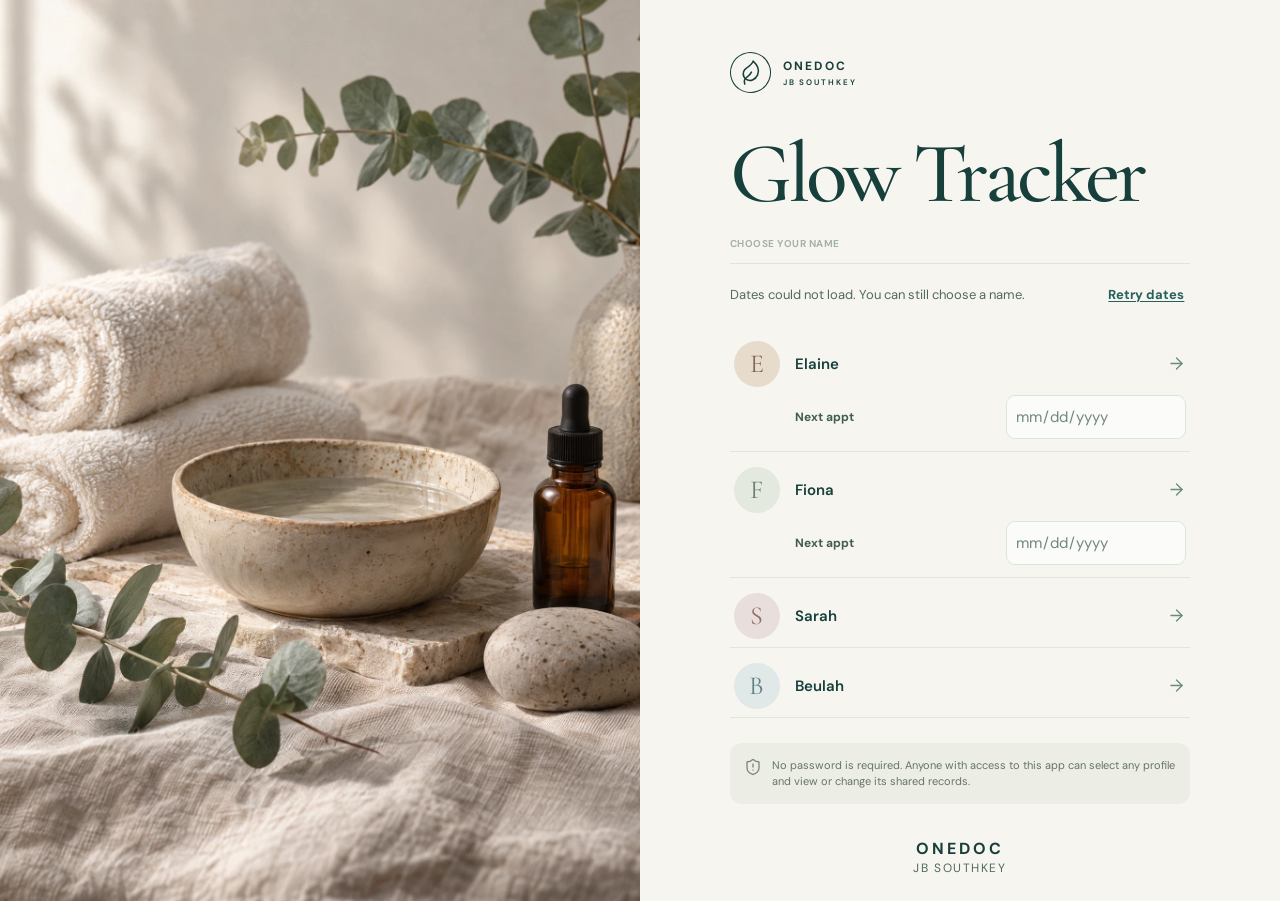
<file: index.html>
<!doctype html>
<html lang="en">
  <head>
    <meta charset="UTF-8" />
    <meta name="viewport" content="width=device-width, initial-scale=1.0, viewport-fit=cover" />
    <meta name="theme-color" content="#275f5b" />
    <meta name="description" content="Glow Tracker is a shared journal for keeping track of OneDoc JB facial treatment packages and sessions." />
    <meta name="apple-mobile-web-app-capable" content="yes" />
    <meta name="apple-mobile-web-app-status-bar-style" content="default" />
    <link rel="icon" type="image/svg+xml" href="./icon.svg" />
    <link rel="apple-touch-icon" href="./icon-192.png" />
    <link rel="manifest" href="./manifest.webmanifest" />
    <link rel="preconnect" href="https://fonts.googleapis.com" />
    <link rel="preconnect" href="https://fonts.gstatic.com" crossorigin />
    <link href="https://fonts.googleapis.com/css2?family=Cormorant+Garamond:wght@500;600&family=DM+Sans:wght@400;500;600;700&display=swap" rel="stylesheet" />
    <title>Glow Tracker</title>
    <script type="module" crossorigin src="./assets/index-C2iRqTNo.js"></script>
    <link rel="stylesheet" crossorigin href="./assets/index-cvITSArT.css">
  </head>
  <body>
    <div id="root"></div>
  </body>
</html>
</file>
<file: assets/index-cvITSArT.css>
*{box-sizing:border-box}html{scroll-behavior:smooth}body{margin:0;background:#f6f5f0;color:#213b38;font-family:DM Sans,Arial,sans-serif;font-size:15px;-webkit-font-smoothing:antialiased}button,input,textarea,select{font:inherit}button{cursor:pointer}button:disabled{cursor:not-allowed;opacity:.55}h1,h2,h3,p{margin-top:0}h1,h2,h3{font-weight:500}em{font-family:Cormorant Garamond,Georgia,serif;font-weight:500}::selection{background:#d0e8d6;color:#234b48}:root{--green: #275f5b;--deep: #173f3b;--ink: #213b38;--muted: #72817a;--line: #e4e9e1;--cream: #f6f5f0;--peach: #e9bca4;--white: #fff}.brand{display:flex;align-items:center;gap:12px;color:var(--deep)}.brand__symbol{width:41px;height:41px;display:grid;place-items:center;border:1px solid currentColor;border-radius:50%;transform:rotate(-22deg)}.brand__text{display:flex;flex-direction:column;gap:3px}.brand__text strong{font-size:12px;letter-spacing:.19em;font-weight:700;white-space:nowrap}.brand__text small{font-size:8px;letter-spacing:.24em;font-weight:600;white-space:nowrap}.brand--compact .brand__symbol{width:34px;height:34px}.brand--compact .brand__symbol svg{width:20px}.brand--compact .brand__text strong{font-size:10px}.brand--compact .brand__text small{font-size:7px}.chooser-shell{min-height:100dvh;display:grid;grid-template-columns:minmax(0,1fr);background:var(--cream)}.chooser-art{display:none}.chooser{min-height:100dvh;max-width:600px;width:100%;margin:0 auto;padding:32px 26px 22px;display:flex;flex-direction:column}.chooser__top{padding-bottom:22px}.chooser__body{flex:1}.chooser__photo{height:138px;border-radius:17px;background-color:#dce8df;background-size:cover;background-position:center 58%;margin-bottom:18px;box-shadow:0 10px 26px #234f4430}.eyebrow,.overline,.section-label,.filter-heading{font-size:10px;letter-spacing:.16em;font-weight:700;color:#789187}.eyebrow{display:flex;align-items:center;gap:10px}.eyebrow__line{width:19px;height:1px;background:#89a79b}.chooser h1,.page-heading h1,.welcome h1{font-family:Cormorant Garamond,Georgia,serif;font-weight:500;letter-spacing:-.045em}.chooser h1{font-size:clamp(58px,13vw,86px);line-height:.93;margin:10px 0 22px;color:var(--deep)}.chooser h1 em{color:#74988d}.chooser__selection{margin-top:0}.section-label{display:flex;justify-content:space-between;align-items:center;padding-bottom:13px;border-bottom:1px solid #dce4dc}.section-label span:last-child{color:#a5b3a7;letter-spacing:.05em}.profile-list{display:flex;flex-direction:column}.profile-entry{border-bottom:1px solid #e0e7df}.profile-row{width:100%;display:flex;align-items:center;text-align:left;gap:15px;border:0;background:transparent;padding:15px 4px;color:var(--deep);transition:background .2s,transform .2s}.profile-row:hover{background:#edf2eb;transform:translate(3px)}.profile-row:active{transform:scale(.99)}.profile-avatar{width:46px;height:46px;flex:none;display:grid;place-items:center;border-radius:50%;background:#e7dbcc;color:#816a56;font-family:Cormorant Garamond,serif;font-size:26px}.profile-avatar--1{background:#e3e9df;color:#68816b}.profile-avatar--2{background:#e8dedc;color:#966f6c}.profile-avatar--3{background:#e1e8e8;color:#5d8183}.profile-row__text{flex:1;display:flex;flex-direction:column;gap:3px}.profile-row__text strong{font-size:15px;font-weight:600}.profile-row>svg{color:#6a8c7d}.profile-entry .profile-row{padding-bottom:8px}.profile-appointment{display:flex;align-items:center;justify-content:space-between;gap:9px;padding:0 4px 12px 65px}.profile-appointment label{color:#425d50;font-size:12px;font-weight:700;white-space:nowrap}.profile-appointment input{width:min(58%,180px);min-width:132px;min-height:44px;padding:8px;border:1px solid #cbdccc;border-radius:9px;background:#fff;color:var(--deep);font-size:15px}.profile-appointment input:disabled{opacity:.6}.profile-appointment__meta{display:flex;justify-content:space-between;align-items:center;gap:8px;padding:0 4px 11px 65px;color:#355e52;font-size:12px;font-weight:600}.profile-appointment__status--error,.appointment-load-note--error{color:#8b4136}.profile-appointment__meta button,.appointment-load-note button{min-height:44px;border:0;background:transparent;color:var(--green);font-weight:700;text-decoration:underline;text-underline-offset:2px}.appointment-load-note{color:#52695f;font-size:13px;line-height:1.5;margin:9px 0}.appointment-load-note--error{display:flex;align-items:center;justify-content:space-between;gap:10px}.security-note{display:flex;align-items:flex-start;gap:10px;background:#ecede4;border-radius:12px;padding:14px;margin-top:25px;color:#66736a;line-height:1.5;font-size:11px}.security-note svg{flex:none;color:#7b8b76;margin-top:1px}.clinic-footer{display:flex;flex-direction:column;gap:3px;line-height:1.2}.clinic-footer strong{color:var(--deep);font-size:16px;letter-spacing:.18em}.clinic-footer small{color:#52695f;font-size:12px;letter-spacing:.13em}.chooser__footer{align-items:center;padding-top:24px;text-align:center}.app-shell{min-height:100dvh}.desktop-rail{display:none}.app-column{width:100%;min-height:100dvh;margin:0 auto;background:#f9faf7;display:flex;flex-direction:column}.app-header{height:77px;padding:0 23px;display:flex;justify-content:space-between;align-items:center;background:#fff;border-bottom:1px solid #eef0e9}.current-profile{display:flex;align-items:center;gap:7px;background:#f3f5f0;border:0;padding:5px 8px 5px 5px;border-radius:50px;color:#42665e;font-size:12px;font-weight:700}.current-profile__avatar{width:26px;height:26px;border-radius:50%;background:#d6e4da;display:grid;place-items:center;font-family:Cormorant Garamond,serif;font-size:19px}.app-main{flex:1;padding:0 22px 24px}.app-column__footer{align-items:center;text-align:center;background:#f9faf7;border-top:1px solid #e7eee7;padding:20px 0 calc(104px + env(safe-area-inset-bottom))}.welcome{position:relative;overflow:hidden;background:var(--green);background-size:cover;background-position:62% center;color:#fff;border-radius:0 0 23px 23px;padding:27px 27px 24px;margin:0 -22px;min-height:220px}.welcome__date{position:relative;font-size:9px;letter-spacing:.2em;font-weight:700;color:#b8d1c8}.welcome h1{position:relative;font-size:52px;line-height:.96;margin:22px 0 12px;text-shadow:0 2px 14px #0e312d80}.text-link:hover svg{transform:translate(3px)}.stats-row{display:grid;grid-template-columns:repeat(2,minmax(0,1fr));background:#fff;border-radius:15px;margin-top:-14px;position:relative;box-shadow:0 12px 35px #254f4110;border:1px solid #eef1ea;padding:18px 4px}.stats-row>div{display:flex;flex-direction:column;gap:5px;padding:0 12px;min-width:0}.stats-row>div+div{border-left:1px solid #e6ede6}.stats-row span{font-size:8px;line-height:1.4;letter-spacing:.08em;color:#82958a;font-weight:700}.stats-row strong{font-family:Cormorant Garamond,serif;font-size:35px;font-weight:600;line-height:1;color:var(--deep)}.next-appointment{display:flex;align-items:center;gap:15px;margin-top:18px;padding:15px 17px;border:1px solid #dce7dc;border-radius:13px;background:#edf4ec;color:var(--deep)}.next-appointment>svg{flex:none;color:var(--green)}.next-appointment div{display:flex;flex-direction:column;gap:3px}.next-appointment span{font-size:12px;font-weight:700;color:#52695f}.next-appointment strong{font-size:19px}.next-appointment+.section-heading{margin-top:24px}.section-heading{display:flex;align-items:end;justify-content:space-between;gap:12px;margin:34px 0 16px}.section-heading h2{font-family:Cormorant Garamond,Georgia,serif;font-size:31px;line-height:1;margin:0;color:var(--deep)}.text-link{display:inline-flex;align-items:center;gap:5px;background:none;border:0;padding:0 0 3px;color:#568177;font-size:11px;font-weight:700;white-space:nowrap}.text-link svg{transition:transform .2s}.card-stack{display:flex;flex-direction:column;gap:14px}.package-card{background:#fff;border:1px solid #e8eee7;border-radius:18px;padding:19px 20px 17px;box-shadow:0 5px 22px #4d66500a}.package-card__top{display:flex;justify-content:space-between;align-items:center;margin-bottom:17px}.package-card__icon{width:38px;height:38px;display:grid;place-items:center;background:#ecf3ec;color:#5c8a78;border-radius:11px}.status-pill{display:flex;align-items:center;gap:6px;background:#e9f2e9;color:#518169;border-radius:50px;padding:6px 9px;font-size:9px;font-weight:700}.status-pill span{width:5px;height:5px;background:#6fa87c;border-radius:50%}.status-pill--done{background:#f1eee8;color:#887c6e}.status-pill--done span{background:#ab9c8b}.package-card__title-row{display:flex;justify-content:space-between;align-items:center;gap:15px}.package-card h3{font-family:Cormorant Garamond,Georgia,serif;color:var(--deep);font-size:27px;line-height:1.05;margin:0;overflow-wrap:anywhere}.balance{min-width:61px;width:61px;height:61px;border:1px solid #d9e7dd;border-radius:50%;display:flex;flex-direction:column;align-items:center;justify-content:center;color:#356b5c}.balance strong{font-family:Cormorant Garamond,serif;font-size:28px;line-height:.8}.balance span{font-size:9px;margin-top:6px}.progress-track{width:100%;height:6px;background:#e9eee8;border-radius:20px;overflow:hidden;margin:20px 0 8px}.progress-track span{display:block;height:100%;background:#85b79b;border-radius:20px;transition:width .35s ease}.package-card__meta{display:flex;justify-content:space-between;font-size:10px;color:#83948a;font-weight:600}.package-card__details{border-top:1px solid #edf1ed;margin-top:17px;padding-top:15px;display:flex;gap:13px 18px;flex-wrap:wrap;color:#84958a;font-size:10px}.package-card__details div{display:flex;align-items:center;gap:5px}.package-card__price{display:flex;flex-direction:column;gap:4px;border-top:1px solid #edf1ed;margin-top:15px;padding-top:15px}.package-card__price>span{color:#52695f;font-size:12px;font-weight:700}.package-card__price>strong{color:var(--deep);font-size:18px}.rate-line{display:flex;flex-direction:column;gap:3px;color:#52695f;line-height:1.4}.rate-line strong{color:var(--deep);font-size:15px}.rate-line small,.rate-line--unavailable{font-size:12px}.rate-line a,.info-card a{color:var(--green);text-decoration:underline;text-underline-offset:2px}.package-card__notes{color:#6b7d72;background:#f7f9f5;border-radius:8px;padding:11px 13px;margin:14px 0 0}.package-card__notes h4,.visit-notes span,.history-card__notes strong{display:block;color:#355e52;font-size:12px;font-weight:700;letter-spacing:.02em}.package-card__notes h4{margin:0}.package-card__notes p{margin:5px 0 0;font-size:14px;line-height:1.5;white-space:pre-wrap;overflow-wrap:anywhere}.package-card__actions{display:flex;justify-content:space-between;align-items:center;gap:12px;flex-wrap:wrap;margin-top:17px}.package-card__actions .button:disabled{background:#e7ece7;color:#425d50;cursor:not-allowed}.visit-toggle{min-height:44px;display:inline-flex;align-items:center;justify-content:center;gap:6px;border:1px solid #c8dacc;border-radius:9px;background:#f4f8f3;color:var(--green);padding:9px 12px;font-size:13px;font-weight:700;white-space:nowrap}.visit-toggle svg{transition:transform .2s}.visit-toggle[aria-expanded=true] svg{transform:rotate(180deg)}.package-card__expanded{border-top:1px solid #dfe9df;margin-top:17px;padding-top:17px}.package-card__expanded h4{color:var(--deep);font-size:14px;margin:0 0 6px}.package-card__visits{list-style:none;margin:0;padding:0}.package-card__visits li{padding:11px 0}.package-card__visits li+li{border-top:1px solid #edf1ed}.package-card__visits strong{color:var(--deep);font-size:14px}.visit-session-count{display:block;margin-top:4px;color:#355e52;font-size:13px;font-weight:700}.visit-notes{margin-top:8px;padding:10px 12px;border-radius:8px;background:#f7f9f5}.package-card__visits p,.package-card__visit-empty{color:#52695f;font-size:13px;line-height:1.5;margin:5px 0 0;white-space:pre-wrap;overflow-wrap:anywhere}.button{display:inline-flex;align-items:center;justify-content:center;gap:8px;border:1px solid transparent;border-radius:9px;padding:12px 16px;font-weight:700;font-size:12px;transition:transform .2s,background .2s}.button:not(:disabled):hover{transform:translateY(-2px)}.button:not(:disabled):active{transform:scale(.98)}.button--dark{background:var(--green);color:#fff}.button--dark:hover{background:#1c504c}.button--small{padding:10px 13px;font-size:11px}.button--full{width:100%}.button--outline{border-color:#b7d0c3;background:transparent;color:var(--green)}.icon-button{border:0;background:transparent;color:#81958a;width:34px;height:34px;display:grid;place-items:center;border-radius:8px}.icon-button:hover{background:#eef3ec}.package-card__more{display:flex;gap:15px;border-top:1px solid #edf1ed;padding-top:12px;margin-top:12px}.package-card__more button{border:0;background:transparent;color:var(--green);padding:0;font-size:11px;font-weight:700}.package-card__more .danger-text{color:#ba7165}.recent{padding-bottom:18px}.recent-row{display:flex;align-items:center;gap:12px;background:#fff;padding:13px;border-bottom:1px solid #edf1ed}.recent-row:first-of-type{border-radius:12px 12px 0 0}.recent-row:last-of-type{border-radius:0 0 12px 12px;border-bottom:0}.recent-row__icon{width:30px;height:30px;background:#eef4e9;color:#6b9479;border-radius:50%;display:grid;place-items:center}.recent-row div{display:flex;flex-direction:column;gap:2px;flex:1}.recent-row strong{font-size:11px}.recent-row small{font-size:10px;color:#90a096}.recent-row>svg{color:#a5b6ac}.empty-state{text-align:center;padding:38px 23px;background:#fff;border:1px dashed #d9e4d9;border-radius:16px;color:#7b8d82}.empty-state__icon{width:54px;height:54px;border-radius:50%;display:grid;place-items:center;background:#edf4ed;color:#6c9a83;margin:0 auto 18px}.empty-state>svg{color:#7da38c;margin-bottom:14px}.empty-state h3{font-family:Cormorant Garamond,serif;color:var(--deep);font-size:28px;margin:0}.empty-state .button{margin-top:16px}.empty-state p{font-size:12px;line-height:1.6;max-width:235px;margin:0 auto 18px}.loading-state{padding:34px;text-align:center;color:#82988d;font-size:12px}.page-heading{padding:34px 0 20px}.page-heading h1{font-size:58px;line-height:1;margin:0;color:var(--deep)}.page-heading h1 em{color:#82a398}.page-heading p{font-size:12px;color:#84968b;line-height:1.6;margin:0}.add-main{margin:5px 0 25px}.export-link{display:inline-flex;align-items:center;justify-content:center;gap:9px;width:100%;min-height:48px;margin-top:22px;padding:11px 16px;border:1px solid #c9dccd;border-radius:11px;background:#fff;color:#355e52;font-size:14px;font-weight:700}.export-link:disabled{opacity:.55;cursor:not-allowed}.filter-heading{display:flex;justify-content:space-between;border-bottom:1px solid #dce6dc;padding-bottom:12px;margin-bottom:16px;font-size:9px}.filter-heading span:last-child{color:#a3b3a6}.history-summary{background:#eaf2e9;border-radius:13px;display:flex;align-items:center;gap:14px;padding:17px;margin:6px 0 20px}.history-summary__icon{width:41px;height:41px;display:grid;place-items:center;border-radius:50%;background:#fff;color:#628c72}.history-summary div{display:flex;align-items:baseline;gap:8px;color:#5d8471}.history-summary strong{font-family:Cormorant Garamond,serif;font-size:29px;line-height:1}.history-summary span:last-child{font-size:11px}.history-list{display:flex;flex-direction:column;gap:11px}.history-card{display:flex;gap:14px;background:#fff;border:1px solid #e7ede6;border-radius:13px;padding:17px 12px 17px 16px}.history-card__date{width:51px;flex:none;display:flex;flex-direction:column;border-right:1px solid #e5ede5;color:#397567}.history-card__date strong{font-family:Cormorant Garamond,serif;font-size:27px;line-height:1}.history-card__date small{font-size:9px;margin-top:5px;color:#8ca49a}.history-card__body{flex:1;min-width:0}.history-card h3{font-family:Cormorant Garamond,serif;color:var(--deep);font-size:23px;line-height:1;margin:0}.history-card__session-count{display:block;margin-top:8px;color:#355e52;font-size:13px;font-weight:700}.history-card__notes{margin-top:13px;padding-top:11px;border-top:1px solid #e5ede5}.history-card p{font-size:11px;line-height:1.5;color:#7b8f81;margin:6px 0 0;white-space:pre-wrap;overflow-wrap:anywhere}.history-card__delete{align-self:start;color:#b6aaa3}.onedoc-contact{display:flex;flex-direction:column;align-items:flex-start;gap:14px;padding:25px 22px;border:1px solid #dce8db;border-radius:17px;background:linear-gradient(145deg,#e9f3e9,#f7f3eb)}.onedoc-contact__mark{width:52px;height:52px;display:grid;place-items:center;border-radius:50%;background:#fff;color:var(--green)}.onedoc-contact>strong{color:var(--deep);font-size:15px;letter-spacing:.12em}.onedoc-contact__button{min-height:56px;margin-top:7px;border-radius:12px;font-size:17px}.onedoc-contact__number{align-self:center;color:#355e52;font-size:16px;font-weight:700}.onedoc-hours{margin-top:16px;padding:22px;border:1px solid #e2eae0;border-radius:17px;background:#fff}.onedoc-hours__header{display:flex;align-items:center;gap:12px;color:var(--deep)}.onedoc-hours__header svg{color:var(--green)}.onedoc-hours__header strong{font-size:18px}.onedoc-hours dl{margin:13px 0 0}.onedoc-hours dl>div{display:flex;align-items:baseline;justify-content:space-between;gap:12px;padding:16px 0;border-bottom:1px solid #e6eee5}.onedoc-hours dl>div:last-child{border-bottom:0;padding-bottom:3px}.onedoc-hours dt{min-width:0;color:#52695f;font-size:15px;font-weight:600}.onedoc-hours dd{margin:0;color:var(--deep);font-size:16px;font-weight:700;text-align:right;white-space:nowrap}.app-disclaimer{text-align:center;color:#52695f;font-size:13px;line-height:1.55;max-width:340px;margin:23px auto 18px}.error-banner{display:flex;align-items:center;gap:9px;background:#fff1eb;color:#965b4a;padding:11px 12px;border-radius:9px;margin:17px 0;font-size:11px;line-height:1.5}.error-banner span{flex:1}.error-banner button{border:0;background:none;color:#965b4a;font-size:11px;text-decoration:underline}.toast{position:fixed;z-index:30;left:50%;bottom:87px;transform:translate(-50%);display:flex;gap:9px;align-items:center;white-space:nowrap;background:var(--deep);color:#fff;box-shadow:0 8px 20px #153a2e33;padding:11px 16px;border-radius:40px;font-size:11px}.bottom-nav{position:fixed;bottom:0;left:0;right:0;z-index:10;display:flex;justify-content:space-around;background:#fff;border-top:1px solid #e7eee7;padding:10px 8px calc(9px + env(safe-area-inset-bottom));box-shadow:0 -5px 20px #173f3b08}.bottom-nav button{display:flex;flex-direction:column;align-items:center;gap:5px;min-width:62px;border:0;background:transparent;color:#91a196;font-size:9px;padding:3px 2px}.bottom-nav button.is-active{color:var(--green);font-weight:700}.bottom-nav button.is-active svg{fill:#e2efe6}.modal-backdrop{position:fixed;inset:0;z-index:20;background:#132e2b88;display:flex;align-items:end;justify-content:center}.modal{width:100%;max-width:520px;max-height:92dvh;overflow:auto;border-radius:24px 24px 0 0;background:#fff;padding:10px 24px calc(25px + env(safe-area-inset-bottom));box-shadow:0 -15px 40px #152f2930;animation:sheetUp .22s ease-out}.modal__handle{width:38px;height:4px;border-radius:4px;background:#dce5dc;margin:0 auto 24px}.modal__head{display:flex;justify-content:space-between;gap:14px;align-items:start;margin-bottom:22px}.modal__head h2{font-family:Cormorant Garamond,serif;color:var(--deep);font-size:40px;line-height:1;margin:0}.editor-context{display:flex;flex-direction:column;gap:4px;border-radius:9px;background:#f4f8f3;padding:12px 14px;color:var(--deep)}.editor-context span{font-size:12px;font-weight:700}.editor-context strong{font-size:16px;overflow-wrap:anywhere}.editor-form{display:flex;flex-direction:column;gap:17px}.editor-form label{display:block;color:#3c6256;font-size:11px;font-weight:700}.editor-form input,.editor-form textarea,.editor-form select{display:block;width:100%;margin-top:7px;border:1px solid #dbe7dd;border-radius:9px;background:#fafdf8;color:var(--deep);padding:12px;outline:none;font-size:13px;min-height:45px}.editor-form input:focus,.editor-form textarea:focus,.editor-form select:focus{border-color:#75a990;box-shadow:0 0 0 3px #8fbea32b}.editor-form textarea{resize:vertical;line-height:1.5}.editor-form input::placeholder,.editor-form textarea::placeholder{color:#afbab0}.form-grid{display:grid;grid-template-columns:1fr 1fr;gap:11px}.form-price-preview{background:#f1f6ee;border-radius:9px;padding:12px 14px}.form-price-preview>span{display:block;color:#355e52;font-size:12px;font-weight:700;margin-bottom:5px}.optional{color:#a4b2a6;font-weight:400}.form-hint{margin:0;color:#83968a;font-size:11px}.form-error{color:#8b4136;font-size:11px;margin:0}.editor-form>.button{margin-top:5px;min-height:49px}.desktop-rail__foot{position:relative;z-index:1}@keyframes sheetUp{0%{transform:translateY(24px);opacity:.7}to{transform:translateY(0);opacity:1}}@media(max-width:350px){.chooser{padding-left:20px;padding-right:20px}.app-main{padding-left:16px;padding-right:16px}.welcome{margin-left:-16px;margin-right:-16px}.stats-row>div{padding:0 7px}.stats-row span{font-size:7px}.form-grid{grid-template-columns:1fr}}@media(min-width:760px){.chooser-shell{grid-template-columns:minmax(340px,1fr) minmax(430px,1fr)}.chooser-art{display:block;min-height:100dvh;background-color:#dce6dc;background-size:cover;background-position:center}.chooser__photo{display:none}.chooser{padding:52px clamp(35px,7vw,100px) 25px;max-width:680px;justify-content:center}.chooser__top{padding-bottom:32px}.chooser__footer{padding-top:35px}.app-shell{display:grid;grid-template-columns:minmax(300px,1fr) minmax(420px,510px);background:#e5ede5}.desktop-rail{display:flex;position:sticky;top:0;height:100dvh;flex-direction:column;justify-content:space-between;padding:48px clamp(34px,5vw,90px);background:#dce8dc;overflow:hidden}.desktop-rail:after{content:"";position:absolute;border:1px solid #c3d7c7;border-radius:50%;width:560px;height:560px;top:-180px;right:-260px}.desktop-rail__center{position:relative;z-index:1;max-width:500px}.desktop-rail__center h2{font-family:Cormorant Garamond,serif;font-size:clamp(54px,6vw,100px);line-height:.91;letter-spacing:-.04em;color:#2d6054;margin:0}.desktop-rail__center h2 em{color:#87a99a}.app-column{max-width:510px;box-shadow:-10px 0 45px #1f503b0b}.app-column__footer{display:none}.bottom-nav{left:auto;width:min(510px,calc(100vw - 300px));padding-bottom:15px}.app-main{padding-bottom:115px}.welcome{border-radius:0 0 20px 20px}.modal-backdrop{align-items:center}.modal{border-radius:19px;max-height:86dvh;padding:24px 30px 30px}.modal__handle{display:none}.toast{left:auto;right:30px;transform:none;bottom:26px}}@media(prefers-reduced-motion:reduce){*,*:before,*:after{scroll-behavior:auto!important;animation-duration:.01ms!important;transition-duration:.01ms!important}}@media(max-width:759px){body{font-size:18px;line-height:1.5}.brand__text strong{font-size:15px}.brand__text small{font-size:11px}.brand--compact .brand__text strong{font-size:13px}.brand--compact .brand__text small{font-size:10px}.eyebrow,.overline,.section-label,.filter-heading{font-size:12px;color:#52695f;letter-spacing:.09em}.section-label span:last-child,.filter-heading span:last-child{color:#52695f}.chooser h1,.welcome h1,.page-heading h1{font-weight:600}.chooser h1{line-height:1}.profile-row{min-height:92px;padding:18px 5px;gap:16px}.profile-avatar{width:54px;height:54px;font-size:30px}.profile-row__text{gap:2px;min-width:0}.profile-row__text strong{font-size:20px}.profile-row>svg{width:24px;height:24px;flex:none}.profile-appointment{padding-left:4px}.profile-appointment label{font-size:15px}.profile-appointment input{min-height:48px;font-size:16px}.profile-appointment__meta{padding-left:4px;font-size:14px}.appointment-load-note{font-size:15px}.security-note{padding:17px;color:#425d50;font-size:15px;line-height:1.55}.security-note svg{width:22px;height:22px}.chooser__footer{color:#52695f;font-size:13px;line-height:1.5}.clinic-footer small{font-size:14px}.app-header{min-height:84px;height:auto}.current-profile{min-height:48px;gap:8px;padding:6px 12px 6px 6px;font-size:16px}.current-profile__avatar{width:34px;height:34px;font-size:23px}.welcome{min-height:220px}.welcome__date{font-size:12px;letter-spacing:.12em}.welcome h1{font-size:clamp(44px,13.5vw,52px);line-height:1.02}.stats-row{grid-template-columns:repeat(2,minmax(0,1fr));padding:0}.stats-row>div{gap:8px;min-height:92px;padding:16px}.stats-row span{color:#52695f;font-size:14px;letter-spacing:.02em;line-height:1.3}.stats-row strong{font-size:39px}.next-appointment span{font-size:15px}.next-appointment strong{font-size:22px}.section-heading h2,.empty-state h3{font-weight:600}.text-link{min-height:44px;font-size:15px}.status-pill{font-size:13px;color:#315d43}.status-pill--done{color:#574d43}.package-card h3,.history-card h3{font-weight:600}.balance span{font-size:13px}.package-card__meta{color:#52695f;font-size:14px;gap:8px}.package-card__details{color:#52695f;font-size:15px;line-height:1.45}.package-card__price>span,.form-price-preview>span{font-size:14px}.package-card__price>strong{font-size:20px}.rate-line strong{font-size:17px}.rate-line small,.rate-line--unavailable{font-size:14px}.package-card__notes{color:#425d50}.package-card__notes h4,.visit-notes span,.history-card__notes strong{font-size:14px}.package-card__notes p{font-size:16px}.button{min-height:52px;padding:13px 16px;font-size:16px}.button--small{min-height:50px;padding:11px 12px;font-size:15px}.icon-button{width:48px;height:48px}.package-card__more{gap:12px}.package-card__more button{min-height:48px;font-size:15px}.recent-row{min-height:68px}.recent-row strong{font-size:16px}.recent-row small{color:#52695f;font-size:14px}.empty-state p,.page-heading p{color:#52695f;font-size:16px;line-height:1.6}.empty-state p{max-width:280px}.loading-state{color:#52695f;font-size:16px}.filter-heading{font-size:12px}.history-summary span:last-child{font-size:15px}.history-card__date small{color:#52695f;font-size:12px}.history-card p{color:#52695f;font-size:15px}.export-link{min-height:52px;font-size:16px}.onedoc-contact__button{min-height:60px;font-size:18px}.onedoc-contact__number{font-size:17px}.onedoc-hours__header strong{font-size:19px}.onedoc-hours dt,.onedoc-hours dd{font-size:16px}.app-disclaimer{color:#52695f;font-size:14px;max-width:320px}.error-banner,.error-banner button,.toast{font-size:15px}.bottom-nav{padding:8px 8px calc(10px + env(safe-area-inset-bottom))}.bottom-nav button{min-width:68px;min-height:58px;gap:4px;padding:7px 2px;color:#52695f;font-size:13px;font-weight:600}.bottom-nav button svg{width:24px;height:24px}.editor-context span{font-size:14px}.editor-context strong{font-size:18px}.editor-form label{font-size:16px}.editor-form input,.editor-form textarea,.editor-form select{min-height:52px;padding:13px;font-size:18px}.editor-form input::placeholder,.editor-form textarea::placeholder{color:#52695f}.optional,.form-hint,.form-error{font-size:15px}.optional,.form-hint{color:#52695f}.editor-form>.button{min-height:56px}.app-main{padding-bottom:24px}}@media(max-width:350px){.chooser h1{font-size:52px}.stats-row>div{padding:0 6px}}:where(button,input,textarea):focus-visible{outline:3px solid #275f5b;outline-offset:3px}@media(max-width:759px){.package-card__actions{display:grid;grid-template-columns:1fr;gap:10px}.visit-toggle{min-height:50px;font-size:16px}.package-card__expanded h4{font-size:18px}.package-card__visits strong{font-size:16px}.visit-session-count,.history-card__session-count,.package-card__visits p,.package-card__visit-empty{font-size:15px}.package-card__more{gap:10px}.package-card__more button{flex:1;min-height:48px;border-radius:8px;background:#f3f7f3;padding:8px}.package-card__more .danger-text{color:#8b4136}}
</file>
